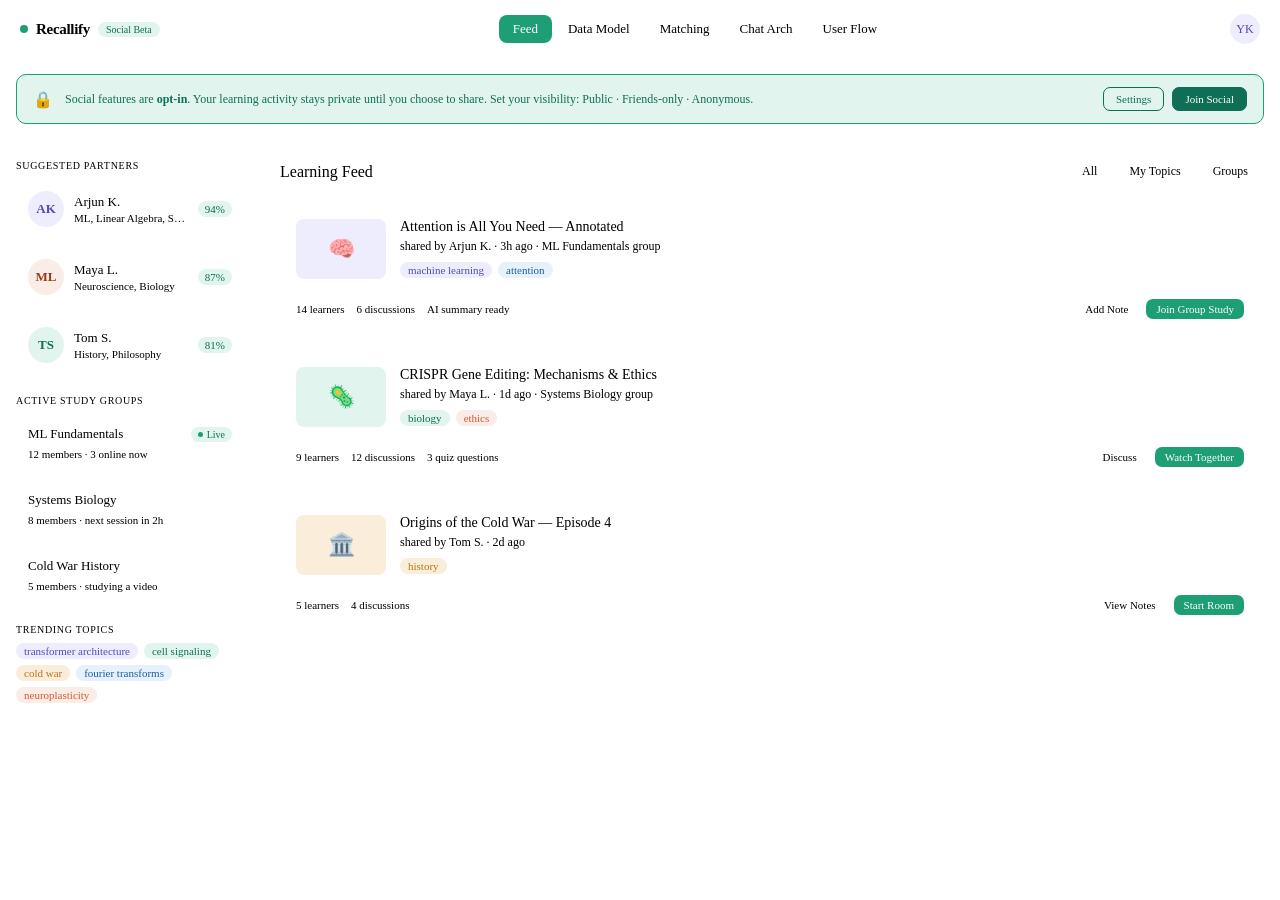
<file: recallify_social_learning_feature.html>
<!DOCTYPE html>
<html>
<head>
<style>
@import url('https://fonts.googleapis.com/css2?family=DM+Sans:wght@300;400;500;600&family=DM+Mono:wght@400;500&display=swap');

* { box-sizing: border-box; margin: 0; padding: 0; }

:root {
  --bg: var(--color-background-primary);
  --bg2: var(--color-background-secondary);
  --bg3: var(--color-background-tertiary);
  --txt: var(--color-text-primary);
  --txt2: var(--color-text-secondary);
  --txt3: var(--color-text-tertiary);
  --border: var(--color-border-tertiary);
  --border2: var(--color-border-secondary);
  --teal: #1D9E75;
  --teal-light: #E1F5EE;
  --teal-dark: #0F6E56;
  --amber: #BA7517;
  --amber-light: #FAEEDA;
  --purple: #534AB7;
  --purple-light: #EEEDFE;
  --coral: #D85A30;
  --coral-light: #FAECE7;
  --blue: #185FA5;
  --blue-light: #E6F1FB;
}

body { font-family: 'DM Sans', var(--font-sans), sans-serif; background: transparent; color: var(--txt); }

.app-shell {
  display: flex;
  flex-direction: column;
  min-height: 680px;
  border: 0.5px solid var(--border2);
  border-radius: 16px;
  overflow: hidden;
  background: var(--bg);
}

/* ── Top nav ── */
.top-nav {
  display: flex;
  align-items: center;
  justify-content: space-between;
  padding: 14px 20px;
  border-bottom: 0.5px solid var(--border);
  background: var(--bg);
}
.brand { display: flex; align-items: center; gap: 8px; }
.brand-dot { width: 8px; height: 8px; background: var(--teal); border-radius: 50%; }
.brand-name { font-size: 15px; font-weight: 600; letter-spacing: -0.3px; }
.brand-badge {
  font-size: 10px; font-weight: 500; background: var(--teal-light);
  color: var(--teal-dark); padding: 2px 8px; border-radius: 99px;
}
.nav-tabs { display: flex; gap: 2px; }
.nav-tab {
  font-size: 13px; padding: 6px 14px; border-radius: 8px; cursor: pointer;
  color: var(--txt2); border: none; background: none; font-family: inherit;
  transition: all .15s;
}
.nav-tab:hover { background: var(--bg2); color: var(--txt); }
.nav-tab.active { background: var(--teal); color: #fff; font-weight: 500; }
.nav-right { display: flex; align-items: center; gap: 10px; }
.avatar { width: 30px; height: 30px; border-radius: 50%; background: var(--purple-light); display: flex; align-items: center; justify-content: center; font-size: 12px; font-weight: 500; color: var(--purple); }

/* ── Section system ── */
.section { display: none; padding: 0; }
.section.active { display: block; }

/* ── Section: Overview ── */
.overview-grid {
  display: grid;
  grid-template-columns: 260px 1fr;
  min-height: 610px;
}
.sidebar {
  border-right: 0.5px solid var(--border);
  padding: 20px 16px;
  display: flex;
  flex-direction: column;
  gap: 20px;
  background: var(--bg2);
}
.sidebar-section-label { font-size: 10px; font-weight: 500; color: var(--txt3); text-transform: uppercase; letter-spacing: .7px; margin-bottom: 8px; }
.match-card {
  background: var(--bg); border: 0.5px solid var(--border); border-radius: 10px;
  padding: 12px; display: flex; align-items: center; gap: 10px; cursor: pointer;
  transition: border-color .15s;
}
.match-card:hover { border-color: var(--teal); }
.match-avatar { width: 36px; height: 36px; border-radius: 50%; display: flex; align-items: center; justify-content: center; font-size: 13px; font-weight: 600; flex-shrink: 0; }
.match-info { flex: 1; min-width: 0; }
.match-name { font-size: 13px; font-weight: 500; }
.match-topics { font-size: 11px; color: var(--txt2); white-space: nowrap; overflow: hidden; text-overflow: ellipsis; margin-top: 2px; }
.match-score {
  font-size: 11px; font-weight: 500; background: var(--teal-light); color: var(--teal-dark);
  padding: 2px 7px; border-radius: 99px; flex-shrink: 0;
}
.group-card {
  background: var(--bg); border: 0.5px solid var(--border); border-radius: 10px;
  padding: 12px; cursor: pointer; transition: border-color .15s;
}
.group-card:hover { border-color: var(--teal); }
.group-header { display: flex; align-items: center; justify-content: space-between; margin-bottom: 6px; }
.group-name { font-size: 13px; font-weight: 500; }
.group-live { font-size: 10px; background: #E1F5EE; color: var(--teal-dark); padding: 2px 7px; border-radius: 99px; display: flex; align-items: center; gap: 4px; }
.live-dot { width: 5px; height: 5px; border-radius: 50%; background: var(--teal); animation: pulse 1.4s ease-in-out infinite; }
@keyframes pulse { 0%,100%{opacity:1} 50%{opacity:.4} }
.group-meta { font-size: 11px; color: var(--txt2); }

.main-feed { padding: 20px; overflow-y: auto; display: flex; flex-direction: column; gap: 16px; }
.feed-header { display: flex; align-items: center; justify-content: space-between; margin-bottom: 4px; }
.feed-title { font-size: 16px; font-weight: 500; }
.filter-row { display: flex; gap: 8px; }
.filter-chip {
  font-size: 12px; padding: 4px 12px; border-radius: 99px; cursor: pointer;
  border: 0.5px solid var(--border2); background: none; color: var(--txt2);
  font-family: inherit; transition: all .15s;
}
.filter-chip.active { background: var(--txt); color: var(--bg); border-color: var(--txt); }
.video-card {
  background: var(--bg); border: 0.5px solid var(--border); border-radius: 12px;
  padding: 16px; cursor: pointer; transition: border-color .15s, box-shadow .15s;
}
.video-card:hover { border-color: var(--teal); }
.video-card-inner { display: flex; gap: 14px; align-items: flex-start; }
.video-thumb {
  width: 90px; height: 60px; border-radius: 8px; flex-shrink: 0;
  display: flex; align-items: center; justify-content: center;
  font-size: 22px;
}
.video-info { flex: 1; min-width: 0; }
.video-title { font-size: 14px; font-weight: 500; margin-bottom: 4px; }
.video-by { font-size: 12px; color: var(--txt2); margin-bottom: 8px; }
.tag-row { display: flex; gap: 6px; flex-wrap: wrap; }
.tag {
  font-size: 11px; padding: 2px 8px; border-radius: 99px;
  border: 0.5px solid var(--border);
}
.tag.ml { background: var(--purple-light); color: var(--purple); border-color: transparent; }
.tag.math { background: var(--blue-light); color: var(--blue); border-color: transparent; }
.tag.neuro { background: var(--coral-light); color: var(--coral); border-color: transparent; }
.tag.hist { background: var(--amber-light); color: var(--amber); border-color: transparent; }
.tag.bio { background: var(--teal-light); color: var(--teal-dark); border-color: transparent; }
.video-footer { display: flex; align-items: center; justify-content: space-between; margin-top: 10px; padding-top: 10px; border-top: 0.5px solid var(--border); }
.footer-meta { font-size: 11px; color: var(--txt2); display: flex; gap: 12px; }
.footer-actions { display: flex; gap: 8px; }
.action-btn {
  font-size: 11px; padding: 4px 10px; border-radius: 7px; cursor: pointer;
  font-family: inherit; border: 0.5px solid var(--border2); background: var(--bg2);
  color: var(--txt2); transition: all .15s;
}
.action-btn:hover { background: var(--teal); color: #fff; border-color: var(--teal); }
.action-btn.primary { background: var(--teal); color: #fff; border-color: var(--teal); }

/* ── Section: Data Model ── */
.data-model-container { padding: 20px; }
.dm-grid { display: grid; grid-template-columns: 1fr 1fr 1fr; gap: 14px; margin-bottom: 20px; }
.entity-card {
  border: 0.5px solid var(--border2); border-radius: 12px; overflow: hidden;
}
.entity-header {
  padding: 10px 14px; font-size: 13px; font-weight: 500; display: flex; align-items: center; gap: 8px;
  border-bottom: 0.5px solid var(--border);
}
.entity-icon { font-size: 14px; }
.entity-fields { padding: 10px 0; }
.field-row {
  display: flex; align-items: center; justify-content: space-between;
  padding: 5px 14px; font-size: 12px;
}
.field-name { color: var(--txt); font-weight: 400; }
.field-type { color: var(--txt3); font-family: 'DM Mono', monospace; font-size: 11px; }
.field-pk { background: var(--amber-light); color: var(--amber); font-size: 10px; padding: 1px 5px; border-radius: 3px; }
.field-fk { background: var(--blue-light); color: var(--blue); font-size: 10px; padding: 1px 5px; border-radius: 3px; }
.relations-section { margin-top: 8px; }
.rel-label { font-size: 10px; font-weight: 500; color: var(--txt3); text-transform: uppercase; letter-spacing: .7px; margin-bottom: 8px; }
.rel-row { display: flex; align-items: center; gap: 8px; font-size: 12px; color: var(--txt2); padding: 4px 0; }
.rel-badge { background: var(--purple-light); color: var(--purple); font-size: 10px; padding: 2px 6px; border-radius: 4px; font-family: monospace; }

/* ── Section: Matching Algorithm ── */
.algo-container { padding: 20px; display: flex; flex-direction: column; gap: 16px; }
.algo-card {
  border: 0.5px solid var(--border); border-radius: 12px; overflow: hidden;
}
.algo-card-header {
  padding: 12px 16px; background: var(--bg2); border-bottom: 0.5px solid var(--border);
  display: flex; align-items: center; gap: 10px;
}
.algo-card-title { font-size: 14px; font-weight: 500; }
.algo-card-body { padding: 16px; }
.signal-grid { display: grid; grid-template-columns: 1fr 1fr; gap: 10px; }
.signal-item {
  border: 0.5px solid var(--border); border-radius: 8px; padding: 10px 12px;
  display: flex; align-items: center; justify-content: space-between;
}
.signal-name { font-size: 13px; font-weight: 400; }
.signal-weight {
  font-size: 12px; font-weight: 500; background: var(--teal-light); color: var(--teal-dark);
  padding: 2px 8px; border-radius: 99px;
}
.score-demo { margin-top: 14px; }
.score-bar-wrap { margin-bottom: 8px; }
.score-bar-label { display: flex; justify-content: space-between; font-size: 12px; color: var(--txt2); margin-bottom: 4px; }
.score-bar-track { height: 6px; background: var(--bg2); border-radius: 99px; overflow: hidden; }
.score-bar-fill { height: 6px; border-radius: 99px; transition: width .5s ease; }
.formula-box {
  background: var(--bg2); border: 0.5px solid var(--border); border-radius: 8px;
  padding: 12px 14px; font-family: 'DM Mono', monospace; font-size: 12px;
  color: var(--txt2); line-height: 1.7;
}

/* ── Section: Chat Architecture ── */
.arch-container { padding: 20px; display: flex; flex-direction: column; gap: 14px; }
.arch-row { display: grid; grid-template-columns: 1fr 1fr; gap: 14px; }
.arch-card {
  border: 0.5px solid var(--border); border-radius: 12px; padding: 16px;
}
.arch-card-title { font-size: 13px; font-weight: 500; margin-bottom: 10px; display: flex; align-items: center; gap: 8px; }
.arch-step { display: flex; gap: 10px; margin-bottom: 8px; align-items: flex-start; }
.step-num {
  width: 20px; height: 20px; border-radius: 50%; background: var(--bg2);
  border: 0.5px solid var(--border2); font-size: 11px; font-weight: 500;
  display: flex; align-items: center; justify-content: center; flex-shrink: 0; color: var(--txt2);
}
.step-text { font-size: 12px; color: var(--txt2); line-height: 1.5; padding-top: 2px; }
.chat-mock {
  border: 0.5px solid var(--border); border-radius: 12px; overflow: hidden;
}
.chat-header {
  padding: 12px 16px; background: var(--bg2); border-bottom: 0.5px solid var(--border);
  display: flex; align-items: center; gap: 8px; font-size: 13px; font-weight: 500;
}
.chat-messages { padding: 12px 16px; display: flex; flex-direction: column; gap: 10px; min-height: 160px; }
.msg { display: flex; gap: 8px; align-items: flex-start; }
.msg-avatar { width: 24px; height: 24px; border-radius: 50%; font-size: 10px; font-weight: 600; display: flex; align-items: center; justify-content: center; flex-shrink: 0; }
.msg-bubble { flex: 1; }
.msg-sender { font-size: 10px; color: var(--txt3); margin-bottom: 3px; }
.msg-text { font-size: 12px; background: var(--bg2); border-radius: 8px; padding: 8px 10px; line-height: 1.5; display: inline-block; max-width: 85%; }
.msg-ai .msg-text { background: var(--purple-light); color: var(--purple); }
.ai-badge { font-size: 9px; background: var(--purple-light); color: var(--purple); padding: 1px 5px; border-radius: 3px; }
.timestamp-badge { font-size: 9px; background: var(--blue-light); color: var(--blue); padding: 1px 5px; border-radius: 3px; cursor: pointer; }

/* ── Section: User Flow ── */
.flow-container { padding: 20px; }
.flow-steps { display: flex; flex-direction: column; gap: 0; }
.flow-step {
  display: flex; gap: 16px; align-items: flex-start; cursor: pointer;
}
.flow-step-left { display: flex; flex-direction: column; align-items: center; }
.flow-step-circle {
  width: 36px; height: 36px; border-radius: 50%;
  border: 2px solid var(--border2); display: flex; align-items: center; justify-content: center;
  font-size: 13px; font-weight: 600; flex-shrink: 0; background: var(--bg);
  transition: all .2s; color: var(--txt2);
}
.flow-step.done .flow-step-circle { background: var(--teal); border-color: var(--teal); color: #fff; }
.flow-step.active .flow-step-circle { background: var(--bg); border-color: var(--teal); color: var(--teal); box-shadow: 0 0 0 3px var(--teal-light); }
.flow-connector { width: 2px; height: 40px; background: var(--border); margin: 4px 0; }
.flow-connector.done { background: var(--teal); }
.flow-step-right { flex: 1; padding: 6px 0 32px; }
.flow-step-title { font-size: 14px; font-weight: 500; margin-bottom: 4px; }
.flow-step-desc { font-size: 12px; color: var(--txt2); line-height: 1.6; }
.flow-step-detail {
  margin-top: 10px; background: var(--bg2); border: 0.5px solid var(--border);
  border-radius: 10px; padding: 12px 14px; display: none;
}
.flow-step.active .flow-step-detail { display: block; }
.flow-detail-items { display: flex; flex-direction: column; gap: 6px; }
.flow-detail-item { display: flex; gap: 8px; align-items: center; font-size: 12px; }
.flow-check { width: 16px; height: 16px; border-radius: 50%; background: var(--teal); color: #fff; display: flex; align-items: center; justify-content: center; font-size: 9px; flex-shrink: 0; }
.flow-nav { display: flex; gap: 10px; margin-top: 8px; }
.flow-btn {
  font-size: 12px; padding: 6px 14px; border-radius: 8px; cursor: pointer;
  font-family: inherit; border: 0.5px solid var(--border2); background: var(--bg); color: var(--txt2);
  transition: all .15s;
}
.flow-btn.primary { background: var(--teal); color: #fff; border-color: var(--teal); }
.flow-btn:hover:not(.primary) { background: var(--bg2); }

/* ── Privacy Banner ── */
.privacy-banner {
  margin: 16px; border: 0.5px solid var(--teal); border-radius: 10px;
  padding: 12px 16px; background: var(--teal-light); display: flex; align-items: center; gap: 12px;
}
.privacy-text { flex: 1; font-size: 12px; color: var(--teal-dark); line-height: 1.5; }
.privacy-btns { display: flex; gap: 8px; }
.privacy-btn {
  font-size: 11px; padding: 5px 12px; border-radius: 7px; cursor: pointer;
  font-family: inherit; border: 0.5px solid var(--teal-dark); background: none; color: var(--teal-dark);
  transition: all .15s; font-weight: 500;
}
.privacy-btn.accept { background: var(--teal-dark); color: #fff; border-color: var(--teal-dark); }
</style>
</head>
<body>
<h2 class="sr-only" style="position:absolute;left:-9999px">Recallify Social Learning Feature — Interactive Design Specification</h2>

<div class="app-shell">
  <!-- Top Nav -->
  <div class="top-nav">
    <div class="brand">
      <div class="brand-dot"></div>
      <span class="brand-name">Recallify</span>
      <span class="brand-badge">Social Beta</span>
    </div>
    <div class="nav-tabs">
      <button class="nav-tab active" onclick="showSection('overview')">Feed</button>
      <button class="nav-tab" onclick="showSection('datamodel')">Data Model</button>
      <button class="nav-tab" onclick="showSection('matching')">Matching</button>
      <button class="nav-tab" onclick="showSection('chat')">Chat Arch</button>
      <button class="nav-tab" onclick="showSection('flow')">User Flow</button>
    </div>
    <div class="nav-right">
      <div class="avatar">YK</div>
    </div>
  </div>

  <!-- SECTION: Overview / Feed -->
  <div id="section-overview" class="section active">
    <div class="privacy-banner">
      <div style="font-size:16px">🔒</div>
      <div class="privacy-text">Social features are <strong>opt-in</strong>. Your learning activity stays private until you choose to share. Set your visibility: Public · Friends-only · Anonymous.</div>
      <div class="privacy-btns">
        <button class="privacy-btn">Settings</button>
        <button class="privacy-btn accept">Join Social</button>
      </div>
    </div>
    <div class="overview-grid">
      <!-- Sidebar -->
      <div class="sidebar">
        <div>
          <div class="sidebar-section-label">Suggested Partners</div>
          <div style="display:flex;flex-direction:column;gap:8px">
            <div class="match-card">
              <div class="match-avatar" style="background:#EEEDFE;color:#534AB7">AK</div>
              <div class="match-info">
                <div class="match-name">Arjun K.</div>
                <div class="match-topics">ML, Linear Algebra, Stats</div>
              </div>
              <span class="match-score">94%</span>
            </div>
            <div class="match-card">
              <div class="match-avatar" style="background:#FAECE7;color:#993C1D">ML</div>
              <div class="match-info">
                <div class="match-name">Maya L.</div>
                <div class="match-topics">Neuroscience, Biology</div>
              </div>
              <span class="match-score">87%</span>
            </div>
            <div class="match-card">
              <div class="match-avatar" style="background:#E1F5EE;color:#0F6E56">TS</div>
              <div class="match-info">
                <div class="match-name">Tom S.</div>
                <div class="match-topics">History, Philosophy</div>
              </div>
              <span class="match-score">81%</span>
            </div>
          </div>
        </div>
        <div>
          <div class="sidebar-section-label">Active Study Groups</div>
          <div style="display:flex;flex-direction:column;gap:8px">
            <div class="group-card">
              <div class="group-header">
                <span class="group-name">ML Fundamentals</span>
                <span class="group-live"><span class="live-dot"></span>Live</span>
              </div>
              <div class="group-meta">12 members · 3 online now</div>
            </div>
            <div class="group-card">
              <div class="group-header">
                <span class="group-name">Systems Biology</span>
              </div>
              <div class="group-meta">8 members · next session in 2h</div>
            </div>
            <div class="group-card">
              <div class="group-header">
                <span class="group-name">Cold War History</span>
              </div>
              <div class="group-meta">5 members · studying a video</div>
            </div>
          </div>
        </div>
        <div>
          <div class="sidebar-section-label">Trending Topics</div>
          <div style="display:flex;flex-wrap:wrap;gap:6px">
            <span class="tag ml">transformer architecture</span>
            <span class="tag bio">cell signaling</span>
            <span class="tag hist">cold war</span>
            <span class="tag math">fourier transforms</span>
            <span class="tag neuro">neuroplasticity</span>
          </div>
        </div>
      </div>
      <!-- Main Feed -->
      <div class="main-feed">
        <div class="feed-header">
          <span class="feed-title">Learning Feed</span>
          <div class="filter-row">
            <button class="filter-chip active">All</button>
            <button class="filter-chip">My Topics</button>
            <button class="filter-chip">Groups</button>
          </div>
        </div>

        <div class="video-card">
          <div class="video-card-inner">
            <div class="video-thumb" style="background:var(--purple-light)">🧠</div>
            <div class="video-info">
              <div class="video-title">Attention is All You Need — Annotated</div>
              <div class="video-by">shared by Arjun K. · 3h ago · ML Fundamentals group</div>
              <div class="tag-row">
                <span class="tag ml">machine learning</span>
                <span class="tag math">attention</span>
              </div>
            </div>
          </div>
          <div class="video-footer">
            <div class="footer-meta">
              <span>14 learners</span>
              <span>6 discussions</span>
              <span>AI summary ready</span>
            </div>
            <div class="footer-actions">
              <button class="action-btn">Add Note</button>
              <button class="action-btn primary">Join Group Study</button>
            </div>
          </div>
        </div>

        <div class="video-card">
          <div class="video-card-inner">
            <div class="video-thumb" style="background:var(--teal-light)">🦠</div>
            <div class="video-info">
              <div class="video-title">CRISPR Gene Editing: Mechanisms & Ethics</div>
              <div class="video-by">shared by Maya L. · 1d ago · Systems Biology group</div>
              <div class="tag-row">
                <span class="tag bio">biology</span>
                <span class="tag neuro">ethics</span>
              </div>
            </div>
          </div>
          <div class="video-footer">
            <div class="footer-meta">
              <span>9 learners</span>
              <span>12 discussions</span>
              <span>3 quiz questions</span>
            </div>
            <div class="footer-actions">
              <button class="action-btn">Discuss</button>
              <button class="action-btn primary">Watch Together</button>
            </div>
          </div>
        </div>

        <div class="video-card">
          <div class="video-card-inner">
            <div class="video-thumb" style="background:var(--amber-light)">🏛️</div>
            <div class="video-info">
              <div class="video-title">Origins of the Cold War — Episode 4</div>
              <div class="video-by">shared by Tom S. · 2d ago</div>
              <div class="tag-row">
                <span class="tag hist">history</span>
              </div>
            </div>
          </div>
          <div class="video-footer">
            <div class="footer-meta">
              <span>5 learners</span>
              <span>4 discussions</span>
            </div>
            <div class="footer-actions">
              <button class="action-btn">View Notes</button>
              <button class="action-btn primary">Start Room</button>
            </div>
          </div>
        </div>
      </div>
    </div>
  </div>

  <!-- SECTION: Data Model -->
  <div id="section-datamodel" class="section">
    <div class="data-model-container">
      <div class="dm-grid">
        <!-- User entity -->
        <div class="entity-card">
          <div class="entity-header" style="background:var(--purple-light);color:var(--purple)">
            <span class="entity-icon">👤</span> User
          </div>
          <div class="entity-fields">
            <div class="field-row"><span class="field-name">id</span><span><span class="field-pk">PK</span>&nbsp;<span class="field-type">uuid</span></span></div>
            <div class="field-row"><span class="field-name">username</span><span class="field-type">string</span></div>
            <div class="field-row"><span class="field-name">email</span><span class="field-type">string</span></div>
            <div class="field-row"><span class="field-name">privacy_mode</span><span class="field-type">enum</span></div>
            <div class="field-row"><span class="field-name">social_opted_in</span><span class="field-type">bool</span></div>
            <div class="field-row"><span class="field-name">learning_goal</span><span class="field-type">enum</span></div>
            <div class="field-row"><span class="field-name">embedding_vec</span><span class="field-type">float[]</span></div>
            <div class="field-row"><span class="field-name">reputation_pts</span><span class="field-type">int</span></div>
            <div class="field-row"><span class="field-name">created_at</span><span class="field-type">timestamp</span></div>
          </div>
        </div>
        <!-- Interest entity -->
        <div class="entity-card">
          <div class="entity-header" style="background:var(--teal-light);color:var(--teal-dark)">
            <span class="entity-icon">🏷️</span> Interest
          </div>
          <div class="entity-fields">
            <div class="field-row"><span class="field-name">id</span><span><span class="field-pk">PK</span>&nbsp;<span class="field-type">uuid</span></span></div>
            <div class="field-row"><span class="field-name">name</span><span class="field-type">string</span></div>
            <div class="field-row"><span class="field-name">category</span><span class="field-type">string</span></div>
            <div class="field-row"><span class="field-name">parent_id</span><span><span class="field-fk">FK</span>&nbsp;<span class="field-type">uuid?</span></span></div>
            <div class="field-row"><span class="field-name">embedding_vec</span><span class="field-type">float[]</span></div>
          </div>
          <div style="border-top:0.5px solid var(--border);margin:0 14px"></div>
          <div class="entity-header" style="background:var(--blue-light);color:var(--blue);margin-top:0;border-top:none">
            <span class="entity-icon">📹</span> Video
          </div>
          <div class="entity-fields">
            <div class="field-row"><span class="field-name">id</span><span><span class="field-pk">PK</span>&nbsp;<span class="field-type">uuid</span></span></div>
            <div class="field-row"><span class="field-name">uploader_id</span><span><span class="field-fk">FK</span>&nbsp;<span class="field-type">uuid</span></span></div>
            <div class="field-row"><span class="field-name">url / file</span><span class="field-type">string</span></div>
            <div class="field-row"><span class="field-name">ai_summary</span><span class="field-type">text</span></div>
            <div class="field-row"><span class="field-name">auto_tags</span><span class="field-type">string[]</span></div>
            <div class="field-row"><span class="field-name">visibility</span><span class="field-type">enum</span></div>
            <div class="field-row"><span class="field-name">watch_count</span><span class="field-type">int</span></div>
          </div>
        </div>
        <!-- Group entity -->
        <div class="entity-card">
          <div class="entity-header" style="background:var(--amber-light);color:var(--amber)">
            <span class="entity-icon">👥</span> StudyGroup
          </div>
          <div class="entity-fields">
            <div class="field-row"><span class="field-name">id</span><span><span class="field-pk">PK</span>&nbsp;<span class="field-type">uuid</span></span></div>
            <div class="field-row"><span class="field-name">name</span><span class="field-type">string</span></div>
            <div class="field-row"><span class="field-name">creator_id</span><span><span class="field-fk">FK</span>&nbsp;<span class="field-type">uuid</span></span></div>
            <div class="field-row"><span class="field-name">topic_ids</span><span class="field-type">uuid[]</span></div>
            <div class="field-row"><span class="field-name">max_size</span><span class="field-type">int</span></div>
            <div class="field-row"><span class="field-name">is_live</span><span class="field-type">bool</span></div>
          </div>
          <div style="border-top:0.5px solid var(--border);margin:0 14px"></div>
          <div class="entity-header" style="background:var(--coral-light);color:var(--coral);margin-top:0;border-top:none">
            <span class="entity-icon">💬</span> Message
          </div>
          <div class="entity-fields">
            <div class="field-row"><span class="field-name">id</span><span><span class="field-pk">PK</span>&nbsp;<span class="field-type">uuid</span></span></div>
            <div class="field-row"><span class="field-name">room_id</span><span><span class="field-fk">FK</span>&nbsp;<span class="field-type">uuid</span></span></div>
            <div class="field-row"><span class="field-name">sender_id</span><span><span class="field-fk">FK</span>&nbsp;<span class="field-type">uuid</span></span></div>
            <div class="field-row"><span class="field-name">content</span><span class="field-type">text</span></div>
            <div class="field-row"><span class="field-name">timestamp_ref</span><span class="field-type">float?</span></div>
            <div class="field-row"><span class="field-name">msg_type</span><span class="field-type">enum</span></div>
          </div>
        </div>
      </div>
      <div class="relations-section">
        <div class="rel-label">Key Relationships</div>
        <div style="display:grid;grid-template-columns:1fr 1fr 1fr;gap:8px">
          <div class="rel-row"><span class="rel-badge">User ↔ Interest</span> <span>many-to-many via UserInterest (with affinity score)</span></div>
          <div class="rel-row"><span class="rel-badge">User ↔ StudyGroup</span> <span>many-to-many via GroupMembership (role, joined_at)</span></div>
          <div class="rel-row"><span class="rel-badge">Video → Interest[]</span> <span>auto-tagged by AI + manual override</span></div>
          <div class="rel-row"><span class="rel-badge">Message → Video ts</span> <span>timestamp_ref links message to video moment</span></div>
          <div class="rel-row"><span class="rel-badge">User embedding</span> <span>512-dim vector for cosine similarity matching</span></div>
          <div class="rel-row"><span class="rel-badge">Interest hierarchy</span> <span>parent_id enables "ML → Deep Learning → Transformers"</span></div>
        </div>
      </div>
    </div>
  </div>

  <!-- SECTION: Matching Algorithm -->
  <div id="section-matching" class="section">
    <div class="algo-container">
      <div class="algo-card">
        <div class="algo-card-header">
          <span style="font-size:16px">⚡</span>
          <span class="algo-card-title">Matching Signal Weights</span>
        </div>
        <div class="algo-card-body">
          <div class="signal-grid">
            <div class="signal-item"><span class="signal-name">Topic overlap (cosine sim)</span><span class="signal-weight">40%</span></div>
            <div class="signal-item"><span class="signal-name">Learning goal alignment</span><span class="signal-weight">25%</span></div>
            <div class="signal-item"><span class="signal-name">Activity cadence match</span><span class="signal-weight">15%</span></div>
            <div class="signal-item"><span class="signal-name">Skill level proximity</span><span class="signal-weight">12%</span></div>
            <div class="signal-item"><span class="signal-name">Time zone / schedule</span><span class="signal-weight">8%</span></div>
          </div>
          <div class="score-demo" style="margin-top:16px">
            <div style="font-size:12px;font-weight:500;margin-bottom:10px;color:var(--txt2)">Live score demo — Arjun K. vs. you</div>
            <div class="score-bar-wrap">
              <div class="score-bar-label"><span>Topic overlap</span><span>0.92</span></div>
              <div class="score-bar-track"><div class="score-bar-fill" style="width:92%;background:var(--teal)"></div></div>
            </div>
            <div class="score-bar-wrap">
              <div class="score-bar-label"><span>Goal alignment</span><span>0.95</span></div>
              <div class="score-bar-track"><div class="score-bar-fill" style="width:95%;background:var(--purple)"></div></div>
            </div>
            <div class="score-bar-wrap">
              <div class="score-bar-label"><span>Activity cadence</span><span>0.88</span></div>
              <div class="score-bar-track"><div class="score-bar-fill" style="width:88%;background:var(--blue)"></div></div>
            </div>
            <div class="score-bar-wrap">
              <div class="score-bar-label"><span>Skill level</span><span>0.91</span></div>
              <div class="score-bar-track"><div class="score-bar-fill" style="width:91%;background:var(--amber)"></div></div>
            </div>
            <div class="score-bar-wrap">
              <div class="score-bar-label"><span>Schedule overlap</span><span>0.82</span></div>
              <div class="score-bar-track"><div class="score-bar-fill" style="width:82%;background:var(--coral)"></div></div>
            </div>
          </div>
        </div>
      </div>
      <div class="algo-card">
        <div class="algo-card-header">
          <span style="font-size:16px">📐</span>
          <span class="algo-card-title">Scoring Formula</span>
        </div>
        <div class="algo-card-body">
          <div class="formula-box">
match_score(u1, u2) =<br>
&nbsp;&nbsp;0.40 × cosine_sim(u1.embedding, u2.embedding)<br>
+ 0.25 × goal_match(u1.learning_goal, u2.learning_goal)<br>
+ 0.15 × cadence_sim(u1.activity_pattern, u2.activity_pattern)<br>
+ 0.12 × skill_proximity(u1, u2)<br>
+ 0.08 × schedule_overlap(u1.timezone, u2.timezone)<br><br>
<span style="color:var(--txt3)">// embeddings updated nightly via watch history</span><br>
<span style="color:var(--txt3)">// scores cached in Redis, invalidated on new video upload</span><br>
<span style="color:var(--txt3)">// group matching: average pairwise score of existing members</span>
          </div>
        </div>
      </div>
      <div class="arch-row">
        <div class="arch-card">
          <div class="arch-card-title">🔄 Embedding Pipeline</div>
          <div class="arch-step"><div class="step-num">1</div><div class="step-text">User watches/uploads video → AI extracts topic tags + concepts</div></div>
          <div class="arch-step"><div class="step-num">2</div><div class="step-text">Tags mapped onto Interest hierarchy; affinity scored by dwell time</div></div>
          <div class="arch-step"><div class="step-num">3</div><div class="step-text">User embedding = weighted average of interest embeddings (pgvector)</div></div>
          <div class="arch-step"><div class="step-num">4</div><div class="step-text">ANN search (HNSW index) finds top-50 candidates in &lt;10ms</div></div>
          <div class="arch-step"><div class="step-num">5</div><div class="step-text">Full scoring formula re-ranks candidates; top-5 surfaced in UI</div></div>
        </div>
        <div class="arch-card">
          <div class="arch-card-title">🛡️ Privacy Guardrails</div>
          <div class="arch-step"><div class="step-num">✓</div><div class="step-text">Anonymous mode: embedding computed but identity never revealed to matches</div></div>
          <div class="arch-step"><div class="step-num">✓</div><div class="step-text">Friends-only: only users with mutual follows enter the candidate pool</div></div>
          <div class="arch-step"><div class="step-num">✓</div><div class="step-text">Opt-out flips a flag: embedding removed from ANN index within 5 minutes</div></div>
          <div class="arch-step"><div class="step-num">✓</div><div class="step-text">No raw watch history ever shared — only derived embedding vectors</div></div>
        </div>
      </div>
    </div>
  </div>

  <!-- SECTION: Chat Architecture -->
  <div id="section-chat" class="section">
    <div class="arch-container">
      <div class="arch-row">
        <div class="arch-card">
          <div class="arch-card-title">🏗️ System Overview</div>
          <div class="arch-step"><div class="step-num">1</div><div class="step-text"><strong>WebSocket Gateway</strong> — connection manager (Socket.io / Ably). Each user holds one WS connection, multiplexed across rooms.</div></div>
          <div class="arch-step"><div class="step-num">2</div><div class="step-text"><strong>Room Service</strong> — manages room lifecycle (create, join, leave, archive). Rooms are scoped to topic, group, or video.</div></div>
          <div class="arch-step"><div class="step-num">3</div><div class="step-text"><strong>Message Bus</strong> — Redis Pub/Sub fans out messages to all subscribers. Guarantees delivery under 100ms p99.</div></div>
          <div class="arch-step"><div class="step-num">4</div><div class="step-text"><strong>Persistence</strong> — messages written async to Postgres. Timestamps linked to video position for inline Q&A.</div></div>
          <div class="arch-step"><div class="step-num">5</div><div class="step-text"><strong>AI Moderator</strong> — runs on message stream; auto-generates discussion prompts, flags off-topic drift.</div></div>
        </div>
        <div class="arch-card">
          <div class="arch-card-title">📡 Watch Together Mode</div>
          <div class="arch-step"><div class="step-num">1</div><div class="step-text">Host creates Watch Room → server assigns a playback session ID</div></div>
          <div class="arch-step"><div class="step-num">2</div><div class="step-text">All members join via WebSocket; host controls play/pause/seek</div></div>
          <div class="arch-step"><div class="step-num">3</div><div class="step-text">Sync events broadcast via Room Service with &lt;50ms latency</div></div>
          <div class="arch-step"><div class="step-num">4</div><div class="step-text">Each member's client applies NTP-style clock correction to stay in sync</div></div>
          <div class="arch-step"><div class="step-num">5</div><div class="step-text">Timestamp-anchored chat: messages tagged to video position, shown in sidebar</div></div>
        </div>
      </div>
      <div class="chat-mock">
        <div class="chat-header">
          <span style="font-size:14px">💬</span>
          ML Fundamentals — Attention Is All You Need
          <span style="font-size:11px;color:var(--txt3);margin-left:auto">3 online · watching together</span>
        </div>
        <div class="chat-messages">
          <div class="msg">
            <div class="msg-avatar" style="background:var(--purple-light);color:var(--purple)">AK</div>
            <div class="msg-bubble">
              <div class="msg-sender">Arjun K. <span class="timestamp-badge">@4:32</span></div>
              <div class="msg-text">Can someone explain why scaled dot-product is better than plain dot product here?</div>
            </div>
          </div>
          <div class="msg msg-ai">
            <div class="msg-avatar" style="background:var(--purple-light);color:var(--purple);font-size:9px;font-weight:700">AI</div>
            <div class="msg-bubble">
              <div class="msg-sender">Recallify AI <span class="ai-badge">prompt</span></div>
              <div class="msg-text">Without scaling, large d_k values push the softmax into saturation (near-zero gradients). Dividing by √d_k keeps the variance at 1. Can someone explain this in their own words?</div>
            </div>
          </div>
          <div class="msg">
            <div class="msg-avatar" style="background:var(--teal-light);color:var(--teal-dark)">ML</div>
            <div class="msg-bubble">
              <div class="msg-sender">Maya L.</div>
              <div class="msg-text">Think of it like normalizing your inputs — without it the attention weights collapse to one-hot, which kills the multi-head benefit entirely.</div>
            </div>
          </div>
        </div>
        <div style="padding:10px 16px;border-top:0.5px solid var(--border);display:flex;gap:8px;align-items:center">
          <div style="flex:1;background:var(--bg2);border:0.5px solid var(--border2);border-radius:8px;padding:8px 12px;font-size:12px;color:var(--txt3)">Ask a question or explain a concept...</div>
          <button class="action-btn primary" style="font-size:12px">Send</button>
        </div>
      </div>
    </div>
  </div>

  <!-- SECTION: User Flow -->
  <div id="section-flow" class="section">
    <div class="flow-container">
      <div class="flow-steps" id="flow-steps">
        <!-- Steps rendered by JS -->
      </div>
    </div>
  </div>
</div>

<script>
const steps = [
  {
    title: "Upload a video",
    desc: "User drags a video file or pastes a YouTube link into the Content Sharing tab.",
    details: [
      "AI auto-extracts topics and generates tags within 30s",
      "User reviews tags and can add manual interests",
      "Visibility set: public / friends-only / private",
      "AI summary + 3 quiz questions generated in background"
    ]
  },
  {
    title: "AI enriches the content",
    desc: "Recallify processes the video and surfaces discussion prompts, summaries, and quizzes ready to share.",
    details: [
      "Transcript generated via Whisper",
      "Key concepts extracted → mapped to Interest hierarchy",
      "User embedding vector updated nightly (or on demand)",
      "Study group recommendations refreshed"
    ]
  },
  {
    title: "Partner & group suggestions appear",
    desc: "Based on the uploaded topic, matching algorithm surfaces 3 study partners and 2 relevant groups.",
    details: [
      "ANN search finds top-50 candidates from embedding index",
      "Full score computed (topics 40%, goals 25%, cadence 15%, skill 12%, timezone 8%)",
      "Top 3 partners + 2 groups surfaced in sidebar",
      "One-click connect request or group join"
    ]
  },
  {
    title: "Join a study group",
    desc: "User taps 'Join Group Study' on ML Fundamentals group and enters the live session.",
    details: [
      "WebSocket connection established to Room Service",
      "Room state synced: who's online, current video timestamp",
      "AI discussion prompt auto-posted to get conversation started",
      "Watch Together mode available — host can start sync playback"
    ]
  },
  {
    title: "Chat & learn together",
    desc: "User asks a question, AI adds a discussion prompt, peers explain concepts, timestamp-linked chat scrolls with the video.",
    details: [
      "Messages stored with optional timestamp anchor (e.g. @4:32)",
      "Helpful explanations earn reputation points (no likes)",
      "AI moderator detects unanswered questions, nudges experts",
      "Session ends → AI generates group summary + action items"
    ]
  }
];

let current = 0;

function renderFlow() {
  const container = document.getElementById('flow-steps');
  container.innerHTML = '';
  steps.forEach((s, i) => {
    const div = document.createElement('div');
    div.className = 'flow-step' + (i < current ? ' done' : i === current ? ' active' : '');
    div.innerHTML = `
      <div class="flow-step-left">
        <div class="flow-step-circle">${i < current ? '✓' : i + 1}</div>
        ${i < steps.length - 1 ? `<div class="flow-connector${i < current ? ' done' : ''}"></div>` : ''}
      </div>
      <div class="flow-step-right">
        <div class="flow-step-title">${s.title}</div>
        <div class="flow-step-desc">${s.desc}</div>
        <div class="flow-step-detail">
          <div class="flow-detail-items">
            ${s.details.map(d => `<div class="flow-detail-item"><div class="flow-check">✓</div><span>${d}</span></div>`).join('')}
          </div>
          <div class="flow-nav">
            ${i > 0 ? `<button class="flow-btn" onclick="setStep(${i - 1})">← Back</button>` : ''}
            ${i < steps.length - 1 ? `<button class="flow-btn primary" onclick="setStep(${i + 1})">Next step →</button>` : `<button class="flow-btn primary" onclick="setStep(0)">Restart flow ↺</button>`}
          </div>
        </div>
      </div>
    `;
    container.appendChild(div);
  });
}

function setStep(i) {
  current = i;
  renderFlow();
}

renderFlow();

function showSection(id) {
  document.querySelectorAll('.section').forEach(s => s.classList.remove('active'));
  document.querySelectorAll('.nav-tab').forEach(t => t.classList.remove('active'));
  document.getElementById('section-' + id).classList.add('active');
  event.target.classList.add('active');
}

// Filter chips
document.querySelectorAll('.filter-chip').forEach(chip => {
  chip.addEventListener('click', function() {
    document.querySelectorAll('.filter-chip').forEach(c => c.classList.remove('active'));
    this.classList.add('active');
  });
});
</script>
</body>
</html>
</file>
